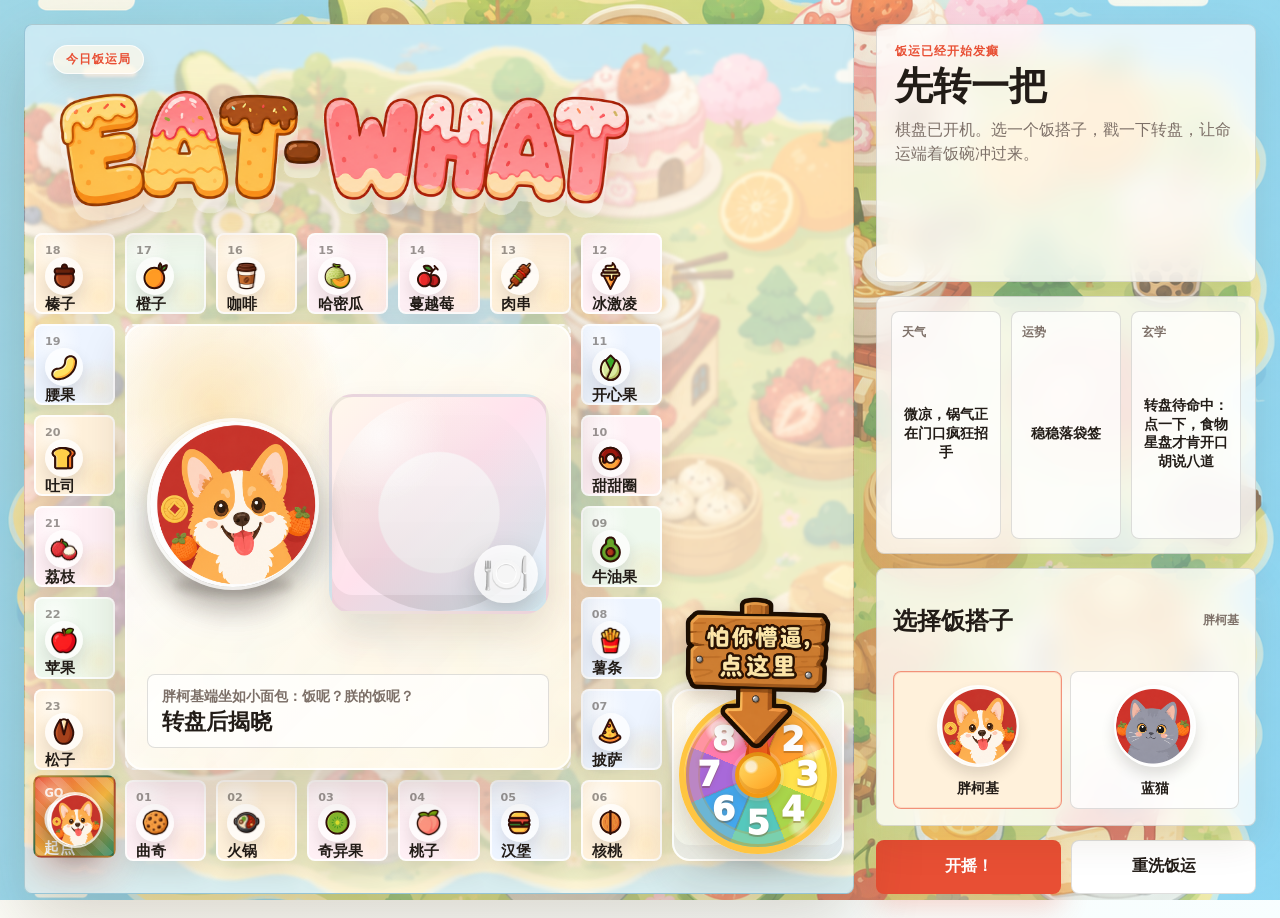
<file: index.html>
<!doctype html>
<html lang="zh-CN">
  <head>
    <meta charset="utf-8" />
    <meta name="viewport" content="width=device-width, initial-scale=1" />
    <title>吃点啥 · 美食大富翁</title>
    <link rel="stylesheet" href="./style.css?v=oracle-title-fixed" />
  </head>
  <body>
    <main class="game-shell">
      <section class="stage">
        <header class="brand">
          <p>今日饭运局</p>
          <h1 class="brand-logo">
            <img src="./assets/brand/eat-what-logo.png?v=sweet-logo" alt="EAT-WHAT" />
          </h1>
        </header>

        <section class="board-wrap" aria-label="美食棋盘">
          <div class="board" id="board"></div>
          <section class="center-stage" aria-label="角色状态和美食详情">
            <div class="center-scene">
              <div class="character corgi large sitting" id="centerCharacter" aria-hidden="true">
                <img class="character-photo corgi-photo" src="./assets/characters/corgi.png?v=character-avatars" alt="" />
                <img class="character-photo bluecat-photo" src="./assets/characters/bluecat.png?v=character-avatars" alt="" />
                <span class="ear left"></span>
                <span class="ear right"></span>
                <span class="face"></span>
                <span class="snout"></span>
                <span class="body"></span>
                <span class="belly"></span>
                <span class="leg left"></span>
                <span class="leg right"></span>
                <span class="tail"></span>
              </div>
              <div class="food-photo" id="foodPhoto">
                <img id="foodImage" alt="" />
                <span id="foodEmoji">🍽️</span>
              </div>
            </div>
            <div class="center-copy">
              <p id="characterMood">胖柯基正在乖乖坐着等开饭</p>
              <strong id="centerFoodName">转盘后揭晓</strong>
            </div>
          </section>
          <div class="spinner-pad" aria-label="转盘投掷区" onclick="requestRoll(event)" onpointerup="requestRoll(event)">
            <img class="spinner-hint" src="./assets/ui/click-sign.png?v=spinner-hint" alt="" />
            <button class="board-spinner unknown" id="boardDice" type="button" aria-label="在棋盘右下角转动指针" onclick="requestRoll(event)"></button>
          </div>
          <div class="character corgi small mascot sitting" id="mascot" aria-label="行走中的角色">
            <img class="character-photo corgi-photo" src="./assets/characters/corgi.png?v=character-avatars" alt="" />
            <img class="character-photo bluecat-photo" src="./assets/characters/bluecat.png?v=character-avatars" alt="" />
            <span class="ear left"></span>
            <span class="ear right"></span>
            <span class="face"></span>
            <span class="snout"></span>
            <span class="body"></span>
            <span class="belly"></span>
            <span class="leg left"></span>
            <span class="leg right"></span>
            <span class="tail"></span>
          </div>
        </section>
      </section>

      <aside class="control-panel">
        <section class="oracle">
          <div>
            <p class="kicker">饭运已经开始发癫</p>
            <h2 id="resultTitle">先转一把</h2>
            <p id="resultText">棋盘已开机。选一个饭搭子，戳一下转盘，让命运端着饭碗冲过来。</p>
          </div>
        </section>

        <section class="signals" aria-label="今日信号">
          <div class="signal-card signal-weather">
            <span>天气</span>
            <strong id="weatherText">读取中</strong>
          </div>
          <div class="signal-card signal-fortune">
            <span>运势</span>
            <strong id="fortuneText">开局待定</strong>
          </div>
          <div class="signal-card signal-mystic">
            <span>玄学</span>
            <strong id="mysticText">锅气正在打鸣</strong>
          </div>
        </section>

        <section class="characters" aria-label="角色选择">
          <div class="section-head">
            <h2>选择饭搭子</h2>
            <span id="characterName">胖柯基</span>
          </div>
          <div class="character-options" id="characterOptions">
            <button class="character-option active" data-character="corgi">
              <img class="character-choice-avatar" src="./assets/characters/corgi.png?v=character-avatars" alt="" />
              胖柯基
            </button>
            <button class="character-option" data-character="bluecat">
              <img class="character-choice-avatar" src="./assets/characters/bluecat.png?v=character-avatars" alt="" />
              蓝猫
            </button>
          </div>
        </section>

        <div class="actions">
          <button class="primary" id="rollBtn" type="button" onclick="requestRoll(event)">开摇！</button>
          <button class="secondary" id="shuffleBtn" type="button">重洗饭运</button>
        </div>
      </aside>
    </main>

    <script src="./app.js?v=oracle-title-fixed"></script>
  </body>
</html>
</file>
<file: style.css>
:root {
  color-scheme: light;
  --ink: #221c17;
  --muted: #7d7068;
  --paper: #fffaf0;
  --line: rgba(34, 28, 23, 0.14);
  --red: #e84f34;
  --gold: #f4b640;
  --green: #2c8a63;
  --blue: #3178b5;
  --purple: #7c5cc4;
  --tile: clamp(72px, calc((100vw - 550px) / 9), 104px);
  --gap: 10px;
  --radius: 8px;
  --shadow: 0 26px 70px rgba(79, 49, 22, 0.2);
}

* {
  box-sizing: border-box;
}

body {
  margin: 0;
  min-height: 100vh;
  color: var(--ink);
  font-family: "PingFang SC", "Microsoft YaHei", Inter, system-ui, sans-serif;
  background:
    linear-gradient(135deg, rgba(255, 247, 224, 0.42), rgba(234, 252, 255, 0.36)),
    url("./assets/backgrounds/food-island.png") center/cover fixed;
}

button {
  border: 0;
  font: inherit;
  cursor: pointer;
}

.game-shell {
  display: grid;
  grid-template-columns: minmax(0, 1fr) minmax(320px, 380px);
  gap: 22px;
  min-height: 100vh;
  padding: 24px;
}

.stage,
.control-panel {
  min-width: 0;
}

.stage {
  position: relative;
  overflow: hidden;
  border: 1px solid var(--line);
  border-radius: var(--radius);
  background:
    linear-gradient(180deg, rgba(255, 255, 255, 0.48), rgba(255, 250, 240, 0.62)),
    url("./assets/backgrounds/food-island.png") center/cover;
  box-shadow: var(--shadow);
}

.stage::before {
  content: "";
  position: absolute;
  inset: 0;
  background: rgba(255, 250, 240, 0.38);
  backdrop-filter: blur(1.5px) saturate(1);
}

.brand {
  position: relative;
  z-index: 6;
  padding: 20px 28px 0;
}

.brand p,
.kicker {
  margin: 0 0 6px;
  color: var(--red);
  font-size: 0.78rem;
  font-weight: 900;
  letter-spacing: 0.08em;
  text-transform: uppercase;
}

.brand p {
  display: inline-flex;
  align-items: center;
  min-height: 26px;
  padding: 5px 12px;
  border: 1px solid rgba(255, 255, 255, 0.76);
  border-radius: 999px;
  background: rgba(255, 248, 233, 0.72);
  box-shadow: 0 8px 18px rgba(121, 65, 28, 0.12);
  backdrop-filter: blur(6px);
}

.brand-logo {
  margin: 0;
  width: min(580px, 76vw);
  line-height: 0;
}

.brand-logo img {
  display: block;
  width: 100%;
  height: auto;
  mix-blend-mode: multiply;
  filter: drop-shadow(0 14px 0 rgba(255, 255, 255, 0.38)) drop-shadow(0 18px 24px rgba(122, 56, 21, 0.18));
}

.board-wrap {
  position: relative;
  z-index: 2;
  --board-size: calc(var(--tile) * 7 + var(--gap) * 6);
  --dice-pad-size: calc(var(--tile) * 2 + var(--gap));
  width: calc(var(--board-size) + var(--gap) + var(--dice-pad-size));
  height: var(--board-size);
  margin: 20px auto 32px;
}

.board {
  display: grid;
  grid-template-columns: repeat(7, var(--tile));
  grid-template-rows: repeat(7, var(--tile));
  gap: var(--gap);
  width: var(--board-size);
  height: var(--board-size);
}

.tile {
  position: relative;
  overflow: hidden;
  display: grid;
  align-content: space-between;
  min-width: 0;
  min-height: 0;
  padding: 9px;
  border: 2px solid rgba(255, 255, 255, 0.86);
  border-radius: var(--radius);
  background: rgba(255, 255, 255, 0.86);
  box-shadow: 0 10px 24px rgba(56, 36, 18, 0.12);
  transition: transform 0.18s ease, border-color 0.18s ease, box-shadow 0.18s ease;
}

.tile::before {
  content: "";
  position: absolute;
  inset: 0;
  background:
    radial-gradient(circle at 24% 18%, rgba(255, 255, 255, 0.74), transparent 32%),
    radial-gradient(circle at 82% 80%, rgba(255, 214, 122, 0.22), transparent 34%);
  opacity: 0.9;
}

.tile > * {
  position: relative;
  z-index: 1;
}

.tile.active {
  transform: translateY(-4px) scale(1.02);
  border-color: var(--red);
  box-shadow: 0 18px 34px rgba(232, 79, 52, 0.24);
}

.tile.empty {
  border-style: dashed;
  background: rgba(255, 255, 255, 0.34);
  box-shadow: none;
}

.tile .index {
  color: rgba(34, 28, 23, 0.46);
  font-size: 0.7rem;
  font-weight: 900;
}

.tile .thumb {
  display: grid;
  place-items: center;
  width: 38px;
  height: 38px;
  border-radius: 50%;
  background: rgba(255, 255, 255, 0.76);
  line-height: 1;
  box-shadow: 0 8px 16px rgba(34, 28, 23, 0.12);
}

.tile .thumb img {
  display: block;
  width: 82%;
  height: 82%;
  object-fit: contain;
}

.tile strong {
  display: block;
  min-width: 0;
  font-size: 0.92rem;
  line-height: 1.18;
  overflow-wrap: anywhere;
}

.tile small {
  color: var(--muted);
  font-size: 0.7rem;
  font-weight: 800;
}

.tile.kind-warm {
  background: #fff1db;
}

.tile.kind-light {
  background: #eef8ed;
}

.tile.kind-spicy {
  background: #ffe7df;
}

.tile.kind-sweet {
  background: #fff0f5;
}

.tile.kind-fun {
  background: #edf4ff;
}

.tile.start {
  color: #fff;
  background:
    linear-gradient(135deg, #e84f34, #f4b640 56%, #2c8a63);
  border-color: rgba(34, 28, 23, 0.28);
  box-shadow: 0 18px 34px rgba(232, 79, 52, 0.26);
}

.tile.start::before {
  background:
    radial-gradient(circle at 22% 18%, rgba(255, 255, 255, 0.42), transparent 24%),
    repeating-linear-gradient(45deg, rgba(255, 255, 255, 0.18) 0 8px, transparent 8px 16px);
  opacity: 0.8;
}

.tile.start .index,
.tile.start small {
  color: rgba(255, 255, 255, 0.86);
}

.tile.start .thumb {
  background: rgba(255, 255, 255, 0.9);
  box-shadow: 0 10px 18px rgba(34, 28, 23, 0.18);
}

.center-stage {
  position: absolute;
  z-index: 3;
  left: calc(var(--tile) + var(--gap));
  top: calc(var(--tile) + var(--gap));
  display: grid;
  grid-template-rows: 1fr auto;
  gap: 12px;
  width: calc(var(--tile) * 5 + var(--gap) * 4);
  height: calc(var(--tile) * 5 + var(--gap) * 4);
  padding: 20px;
  border: 2px solid rgba(255, 255, 255, 0.72);
  border-radius: 18px;
  background:
    radial-gradient(circle at 20% 18%, rgba(244, 182, 64, 0.32), transparent 26%),
    linear-gradient(135deg, rgba(255, 255, 255, 0.9), rgba(255, 248, 230, 0.82));
  box-shadow: 0 18px 45px rgba(56, 36, 18, 0.18);
  backdrop-filter: blur(8px);
}

.center-scene {
  position: relative;
  display: grid;
  grid-template-columns: 0.88fr 1.12fr;
  align-items: center;
  gap: 10px;
  min-height: 0;
}

.center-copy {
  min-width: 0;
  padding: 12px 14px;
  border: 1px solid var(--line);
  border-radius: var(--radius);
  background: rgba(255, 255, 255, 0.72);
}

.center-copy p {
  margin: 0 0 4px;
  color: var(--muted);
  font-size: 0.88rem;
  font-weight: 800;
}

.center-copy strong {
  display: block;
  font-size: 1.35rem;
  line-height: 1.15;
}

.food-photo {
  position: relative;
  display: grid;
  place-items: center;
  aspect-ratio: 1;
  border: 3px solid rgba(34, 28, 23, 0.08);
  border-radius: 24px;
  background:
    radial-gradient(circle at 50% 54%, rgba(255, 255, 255, 0.72) 0 38%, transparent 39%),
    linear-gradient(135deg, #fff8ec, #ffe2ed 48%, #dff6ff);
  background-color: #fff8ec;
  background-blend-mode: normal;
  box-shadow: inset 0 -16px 0 rgba(34, 28, 23, 0.06), 0 20px 36px rgba(79, 49, 22, 0.14);
  overflow: hidden;
}

.food-photo::before {
  content: "";
  position: absolute;
  inset: 0;
  border-radius: 50%;
  background:
    radial-gradient(circle at 22% 18%, rgba(255, 255, 255, 0.7), transparent 28%),
    linear-gradient(180deg, rgba(255, 255, 255, 0.08), rgba(34, 28, 23, 0.1));
  box-shadow: none;
  pointer-events: none;
}

.food-photo img {
  position: relative;
  z-index: 1;
  display: block;
  width: 86%;
  height: 86%;
  object-fit: contain;
  object-position: center;
  padding: 16px;
  filter: drop-shadow(0 18px 18px rgba(34, 28, 23, 0.16));
}

.food-photo img:not([src]) {
  display: none;
}

.food-photo span {
  position: absolute;
  right: 8px;
  bottom: 8px;
  z-index: 2;
  align-self: end;
  justify-self: end;
  margin: 0;
  padding: 6px 8px;
  border-radius: 999px;
  background: rgba(255, 255, 255, 0.82);
  font-size: clamp(1.6rem, 4vw, 2.4rem);
  filter: drop-shadow(0 10px 12px rgba(34, 28, 23, 0.22));
}

.food-photo span:empty {
  display: none;
}

.spinner-pad {
  position: absolute;
  left: calc(var(--board-size) + var(--gap));
  bottom: 0;
  z-index: 4;
  display: grid;
  place-items: center;
  width: var(--dice-pad-size);
  height: var(--dice-pad-size);
  border: 2px solid rgba(255, 255, 255, 0.78);
  border-radius: 18px;
  background:
    radial-gradient(circle at 32% 26%, rgba(255, 255, 255, 0.76), transparent 30%),
    linear-gradient(135deg, rgba(255, 248, 233, 0.9), rgba(232, 247, 255, 0.78));
  box-shadow: inset 0 -14px 0 rgba(34, 28, 23, 0.05), 0 18px 38px rgba(56, 36, 18, 0.16);
  backdrop-filter: blur(6px);
  cursor: pointer;
}

.spinner-pad::before {
  content: "";
  position: absolute;
  inset: 12px;
  border-radius: 16px;
  background:
    radial-gradient(circle at 28% 22%, rgba(255, 255, 255, 0.55), transparent 34%),
    linear-gradient(135deg, rgba(255, 255, 255, 0.22), rgba(255, 221, 166, 0.1));
  pointer-events: none;
}

.spinner-hint {
  position: absolute;
  left: 50%;
  top: -96px;
  z-index: 9;
  display: block;
  width: 150px;
  height: auto;
  filter: drop-shadow(0 8px 10px rgba(74, 43, 15, 0.24));
  transform: translateX(-50%);
  transform-origin: 50% 90%;
  animation: spinner-hint-bob 1.55s ease-in-out infinite;
  transition: opacity 0.24s ease, transform 0.24s ease;
  pointer-events: none;
  user-select: none;
}

.spinner-pad.hint-dismissed .spinner-hint {
  opacity: 0;
  transform: translateX(-50%) translateY(6px) scale(0.92);
  animation-play-state: paused;
}

.board-spinner {
  position: absolute;
  left: 50%;
  top: 50%;
  right: auto;
  z-index: 5;
  display: grid;
  place-items: center;
  width: 158px;
  height: 158px;
  padding: 0;
  border: 0;
  background: transparent;
  transform: translate(-50%, -50%);
  transition: transform 0.18s ease;
  transform-origin: center;
  isolation: isolate;
  cursor: pointer;
}

.spinner-wheel {
  position: absolute;
  inset: 0;
  z-index: 1;
  border: 7px solid #ffc541;
  border-radius: 50%;
  background:
    radial-gradient(circle at 30% 22%, rgba(255, 255, 255, 0.55) 0 5%, transparent 12%),
    radial-gradient(circle, rgba(255, 255, 255, 0.2) 0 25%, transparent 26%),
    conic-gradient(
      from -22.5deg,
      #ff5757 0deg 45deg,
      #ff9e2f 45deg 90deg,
      #ffe24b 90deg 135deg,
      #a9d64b 135deg 180deg,
      #55c8bd 180deg 225deg,
      #43a7ee 225deg 270deg,
      #a869d9 270deg 315deg,
      #ff7bad 315deg 360deg
    );
  box-shadow:
    inset 0 0 0 3px rgba(216, 135, 0, 0.35),
    inset 0 0 0 14px rgba(255, 235, 117, 0.22),
    0 14px 24px rgba(86, 55, 22, 0.2);
  pointer-events: none;
}

.spinner-wheel::before {
  content: "";
  position: absolute;
  inset: 12px;
  border: 2px solid rgba(175, 114, 18, 0.28);
  border-radius: inherit;
  background:
    linear-gradient(90deg, transparent calc(50% - 1px), rgba(139, 92, 24, 0.25) calc(50% - 1px) calc(50% + 1px), transparent calc(50% + 1px)),
    linear-gradient(45deg, transparent calc(50% - 1px), rgba(139, 92, 24, 0.22) calc(50% - 1px) calc(50% + 1px), transparent calc(50% + 1px)),
    linear-gradient(90deg, transparent calc(50% - 1px), rgba(139, 92, 24, 0.25) calc(50% - 1px) calc(50% + 1px), transparent calc(50% + 1px)),
    linear-gradient(135deg, transparent calc(50% - 1px), rgba(139, 92, 24, 0.22) calc(50% - 1px) calc(50% + 1px), transparent calc(50% + 1px));
  opacity: 0.65;
  transform: rotate(22.5deg);
}

.spinner-wheel::after {
  content: "";
  position: absolute;
  inset: -2px;
  border-radius: 50%;
  background:
    radial-gradient(circle at 23% 19%, rgba(255, 255, 255, 0.62) 0 4%, transparent 8%),
    radial-gradient(circle at 86% 34%, rgba(255, 255, 255, 0.46) 0 3%, transparent 7%),
    radial-gradient(circle at 78% 85%, rgba(255, 255, 255, 0.42) 0 3%, transparent 7%);
  box-shadow: inset 0 5px 0 rgba(255, 255, 255, 0.28);
}

.spinner-number {
  position: absolute;
  left: 50%;
  top: 50%;
  z-index: 2;
  display: grid;
  place-items: center;
  width: 38px;
  height: 38px;
  margin: -19px;
  color: #fff;
  font-size: 2.1rem;
  font-weight: 950;
  line-height: 1;
  text-shadow:
    0 2px 0 rgba(104, 64, 23, 0.3),
    0 0 5px rgba(134, 75, 22, 0.18);
  transform: rotate(calc(var(--i) * 45deg)) translateY(-49px) rotate(calc(var(--i) * -45deg));
}

.spinner-hub {
  position: absolute;
  left: 50%;
  top: 50%;
  z-index: 6;
  width: 46px;
  height: 46px;
  border: 4px solid #f29913;
  border-radius: 50%;
  background:
    radial-gradient(circle at 32% 28%, rgba(255, 255, 255, 0.72) 0 13%, transparent 20%),
    linear-gradient(145deg, #ffde67, #ff9d1c);
  box-shadow:
    inset 0 -5px 0 rgba(181, 92, 0, 0.22),
    0 4px 10px rgba(105, 64, 11, 0.22);
  transform: translate(-50%, -50%);
  pointer-events: none;
}

.spinner-pointer {
  position: absolute;
  left: 50%;
  bottom: calc(50% - 13px);
  z-index: 5;
  width: 34px;
  height: 82px;
  border-radius: 18px 18px 12px 12px;
  background:
    radial-gradient(circle at 34% 18%, rgba(255, 244, 165, 0.7) 0 8%, transparent 17%),
    linear-gradient(90deg, transparent 0 16%, rgba(196, 54, 5, 0.55) 16% 23%, transparent 23% 77%, rgba(196, 54, 5, 0.45) 77% 84%, transparent 84%),
    linear-gradient(180deg, #ff8d26 0%, #ff561b 70%, #dd4b0c 100%);
  clip-path: polygon(50% 0, 100% 80%, 72% 100%, 28% 100%, 0 80%);
  filter: drop-shadow(0 4px 0 #b93f07) drop-shadow(0 6px 8px rgba(94, 44, 7, 0.28));
  transform: translateX(-50%) rotate(0deg);
  transform-origin: 50% calc(100% - 13px);
  transition: transform 2.2s cubic-bezier(0.12, 0.72, 0.08, 1);
  pointer-events: none;
}

.board-spinner:hover {
  transform: translate(-50%, -50%) scale(1.03);
}

.board-spinner.spinning .spinner-pointer {
  transition-timing-function: cubic-bezier(0.1, 0.74, 0.08, 1);
}

.board-spinner.spinning .spinner-wheel {
  animation: spinner-wheel-glow 2.2s ease;
}

@keyframes spinner-wheel-glow {
  0%,
  100% {
    filter: none;
  }
  45% {
    filter: saturate(1.18) brightness(1.06);
  }
}

@keyframes spinner-hint-bob {
  0%,
  100% {
    transform: translateX(-50%) translateY(0) rotate(-1deg);
  }
  50% {
    transform: translateX(-50%) translateY(-7px) rotate(1.5deg);
  }
}

.dice-cube {
  position: relative;
  z-index: 2;
  width: var(--dice-size);
  height: var(--dice-size);
  transform-style: preserve-3d;
  transform: rotateX(-12deg) rotateY(-16deg);
  transition: transform 0.38s cubic-bezier(0.2, 0.9, 0.22, 1);
  will-change: transform;
  filter: drop-shadow(0 22px 18px rgba(34, 28, 23, 0.3));
}

.dice-shadow {
  position: absolute;
  z-index: 1;
  bottom: 6px;
  width: calc(var(--dice-size) * 0.82);
  height: calc(var(--dice-size) * 0.2);
  border-radius: 50%;
  background: rgba(34, 28, 23, 0.32);
  filter: blur(8px);
  transform: translateY(12px);
}

.dice-face {
  position: absolute;
  inset: 0;
  display: grid;
  grid-template-columns: repeat(3, 1fr);
  grid-template-rows: repeat(3, 1fr);
  gap: calc(var(--dice-size) * 0.07);
  align-items: center;
  justify-items: center;
  padding: calc(var(--dice-size) * 0.16);
  border: 1px solid rgba(120, 86, 55, 0.18);
  border-radius: calc(var(--dice-size) * 0.24);
  background:
    radial-gradient(circle at 30% 24%, rgba(255, 255, 255, 0.98) 0 18%, transparent 38%),
    radial-gradient(circle at 76% 82%, rgba(158, 104, 60, 0.2) 0 24%, transparent 48%),
    linear-gradient(145deg, #fffdf8 0%, #fff3dd 48%, #dfbd98 100%);
  box-shadow:
    inset -14px -16px 24px rgba(113, 72, 38, 0.22),
    inset 10px 11px 18px rgba(255, 255, 255, 0.9),
    inset 0 0 0 3px rgba(255, 255, 255, 0.42),
    0 0 0 1px rgba(84, 55, 34, 0.1);
  backface-visibility: visible;
  transform-style: preserve-3d;
}

.dice-face::before {
  content: "";
  position: absolute;
  inset: 4px;
  border-radius: calc(var(--dice-size) * 0.2);
  background: linear-gradient(135deg, rgba(255, 255, 255, 0.42), transparent 46%, rgba(111, 68, 35, 0.08));
  pointer-events: none;
}

.face-1 {
  transform: rotateY(0deg) translateZ(var(--dice-half));
}

.face-2 {
  background:
    radial-gradient(circle at 30% 24%, rgba(255, 255, 255, 0.9) 0 16%, transparent 36%),
    linear-gradient(145deg, #fbedd3 0%, #e3bf94 100%);
  transform: rotateY(90deg) translateZ(var(--dice-half));
}

.face-3 {
  background:
    radial-gradient(circle at 30% 24%, rgba(255, 255, 255, 0.9) 0 16%, transparent 36%),
    linear-gradient(145deg, #fff2da 0%, #d7ad7e 100%);
  transform: rotateX(90deg) translateZ(var(--dice-half));
}

.face-4 {
  background:
    radial-gradient(circle at 30% 24%, rgba(255, 255, 255, 0.84) 0 16%, transparent 36%),
    linear-gradient(145deg, #ead0ae 0%, #c18f5c 100%);
  transform: rotateX(-90deg) translateZ(var(--dice-half));
}

.face-5 {
  background:
    radial-gradient(circle at 30% 24%, rgba(255, 255, 255, 0.84) 0 16%, transparent 36%),
    linear-gradient(145deg, #f5dec0 0%, #c99864 100%);
  transform: rotateY(-90deg) translateZ(var(--dice-half));
}

.face-6 {
  background:
    radial-gradient(circle at 30% 24%, rgba(255, 255, 255, 0.8) 0 14%, transparent 34%),
    linear-gradient(145deg, #d7b082 0%, #a97442 100%);
  transform: rotateY(180deg) translateZ(var(--dice-half));
}

.pip {
  display: none;
  width: calc(var(--dice-size) * 0.13);
  height: calc(var(--dice-size) * 0.13);
  border-radius: 50%;
  background:
    radial-gradient(circle at 34% 32%, rgba(255, 255, 255, 0.64) 0 18%, transparent 19%),
    radial-gradient(circle at 65% 70%, #000 0 42%, #1d1714 43% 100%);
  box-shadow:
    inset 0 2px 2px rgba(0, 0, 0, 0.28),
    inset 0 -1px 2px rgba(255, 255, 255, 0.1),
    0 1px 1px rgba(255, 255, 255, 0.42);
}

.pip-1 {
  grid-column: 1;
  grid-row: 1;
}

.pip-2 {
  grid-column: 2;
  grid-row: 1;
}

.pip-3 {
  grid-column: 3;
  grid-row: 1;
}

.pip-4 {
  grid-column: 1;
  grid-row: 2;
}

.pip-5 {
  grid-column: 2;
  grid-row: 2;
}

.pip-6 {
  grid-column: 3;
  grid-row: 2;
}

.pip-7 {
  grid-column: 1;
  grid-row: 3;
}

.pip-8 {
  grid-column: 2;
  grid-row: 3;
}

.pip-9 {
  grid-column: 3;
  grid-row: 3;
}

.dice-face[data-face="1"] .pip-5,
.dice-face[data-face="2"] .pip-1,
.dice-face[data-face="2"] .pip-9,
.dice-face[data-face="3"] .pip-1,
.dice-face[data-face="3"] .pip-5,
.dice-face[data-face="3"] .pip-9,
.dice-face[data-face="4"] .pip-1,
.dice-face[data-face="4"] .pip-3,
.dice-face[data-face="4"] .pip-7,
.dice-face[data-face="4"] .pip-9,
.dice-face[data-face="5"] .pip-1,
.dice-face[data-face="5"] .pip-3,
.dice-face[data-face="5"] .pip-5,
.dice-face[data-face="5"] .pip-7,
.dice-face[data-face="5"] .pip-9,
.dice-face[data-face="6"] .pip-1,
.dice-face[data-face="6"] .pip-3,
.dice-face[data-face="6"] .pip-4,
.dice-face[data-face="6"] .pip-6,
.dice-face[data-face="6"] .pip-7,
.dice-face[data-face="6"] .pip-9 {
  display: block;
}

[data-value="1"] .dice-cube {
  transform: rotateX(-12deg) rotateY(-16deg);
}

[data-value="2"] .dice-cube {
  transform: rotateX(-12deg) rotateY(-106deg);
}

[data-value="3"] .dice-cube {
  transform: rotateX(-102deg) rotateY(-16deg);
}

[data-value="4"] .dice-cube {
  transform: rotateX(78deg) rotateY(-16deg);
}

[data-value="5"] .dice-cube {
  transform: rotateX(-12deg) rotateY(74deg);
}

[data-value="6"] .dice-cube {
  transform: rotateX(-12deg) rotateY(164deg);
}

.board-dice:hover {
  transform: translate(-50%, -50%) translateY(-3px);
}

.board-dice.rolling {
  animation: board-dice-throw 1.32s cubic-bezier(0.16, 0.82, 0.18, 1);
  transition: none;
}

.board-dice.rolling .dice-image {
  animation: dice-image-tumble 1.32s cubic-bezier(0.16, 0.82, 0.18, 1);
}

.board-dice.rolling .dice-cube,
.dice.rolling .dice-cube {
  animation: dice-cube-spin 1.32s cubic-bezier(0.16, 0.82, 0.18, 1);
}

.board-dice.rolling .dice-shadow,
.dice.rolling .dice-shadow {
  animation: dice-shadow-squash 1.32s cubic-bezier(0.16, 0.82, 0.18, 1);
}

@keyframes board-dice-throw {
  0% {
    transform: translate(-50%, -50%) translate3d(0, 0, 0) rotate(0deg);
  }
  18% {
    transform: translate(-50%, -50%) translate3d(-32px, -56px, 0) rotate(-34deg);
  }
  40% {
    transform: translate(-50%, -50%) translate3d(38px, -70px, 0) rotate(42deg);
  }
  64% {
    transform: translate(-50%, -50%) translate3d(-20px, 20px, 0) rotate(-22deg);
  }
  74% {
    transform: translate(-50%, -50%) translate3d(-8px, 27px, 0) rotate(-10deg);
  }
  86% {
    transform: translate(-50%, -50%) translate3d(16px, -20px, 0) rotate(12deg);
  }
  100% {
    transform: translate(-50%, -50%) translate3d(0, 0, 0) rotate(0deg);
  }
}

@keyframes dice-image-tumble {
  0% {
    transform: rotate(0deg);
    filter: drop-shadow(0 16px 16px rgba(70, 53, 36, 0.24));
  }
  18% {
    transform: rotate(-70deg);
    filter: drop-shadow(22px 30px 14px rgba(70, 53, 36, 0.14));
  }
  42% {
    transform: rotate(128deg);
    filter: drop-shadow(-18px 38px 18px rgba(70, 53, 36, 0.12));
  }
  66% {
    transform: rotate(-58deg);
    filter: drop-shadow(0 12px 10px rgba(70, 53, 36, 0.28));
  }
  76% {
    transform: rotate(-20deg);
  }
  88% {
    transform: rotate(10deg);
  }
  100% {
    transform: rotate(0deg);
    filter: drop-shadow(0 16px 16px rgba(70, 53, 36, 0.24));
  }
}

@keyframes dice-cube-spin {
  0% {
    transform: rotateX(18deg) rotateY(-28deg) rotateZ(0deg);
  }
  18% {
    transform: rotateX(195deg) rotateY(150deg) rotateZ(22deg);
  }
  42% {
    transform: rotateX(390deg) rotateY(-230deg) rotateZ(-18deg);
  }
  66% {
    transform: rotateX(575deg) rotateY(360deg) rotateZ(14deg);
  }
  74% {
    transform: rotateX(610deg) rotateY(388deg) rotateZ(8deg) scale3d(1.08, 0.9, 1.08);
  }
  86% {
    transform: rotateX(690deg) rotateY(-430deg) rotateZ(-8deg);
  }
}

@keyframes dice-shadow-squash {
  0%,
  100% {
    opacity: 0.9;
    transform: translateY(12px) scale(1);
  }
  36% {
    opacity: 0.28;
    transform: translateY(42px) scale(0.42);
  }
  62% {
    opacity: 0.68;
    transform: translateY(18px) scale(1.2);
  }
}

.food-photo.kind-warm {
  background: linear-gradient(135deg, #ffd69a, #ff8f70);
}

.food-photo.kind-light {
  background: linear-gradient(135deg, #c9f0d0, #7fc9a0);
}

.food-photo.kind-spicy {
  background: linear-gradient(135deg, #ffb3a3, #ed553b);
}

.food-photo.kind-sweet {
  background: linear-gradient(135deg, #ffd3e6, #b9d8ff);
}

.food-photo.kind-fun {
  background: linear-gradient(135deg, #cbdfff, #ffd074);
}

.character {
  position: absolute;
  z-index: 4;
  width: 96px;
  height: 104px;
  transform: translate(-50%, -85%);
  transition: left 0.34s ease, top 0.34s ease, transform 0.34s ease;
  --fur: #ef9f49;
  --fur-dark: #ca6b2f;
  --belly: #fff2d7;
  --accent: #2c8a63;
  filter: drop-shadow(0 16px 14px rgba(34, 28, 23, 0.18));
}

.character.small {
  width: 44px;
  height: 50px;
}

.character.large {
  position: relative;
  left: auto;
  top: auto;
  justify-self: center;
  align-self: center;
  width: min(170px, 100%);
  height: 170px;
  transform: none;
}

.character.mascot {
  pointer-events: none;
}

.character .face,
.character .body,
.character .snout,
.character .belly,
.character .ear,
.character .leg,
.character .tail {
  position: absolute;
  display: block;
}

.character .face::before,
.character .face::after,
.character .body::before,
.character .body::after,
.character .snout::after {
  content: "";
  position: absolute;
  display: block;
}

.character .face {
  z-index: 3;
  left: 17%;
  top: 4%;
  width: 66%;
  height: 54%;
  border: 3px solid rgba(34, 28, 23, 0.9);
  border-radius: 46% 46% 42% 42%;
  background:
    radial-gradient(circle at 32% 43%, #221c17 0 3.2%, transparent 3.8%),
    radial-gradient(circle at 68% 43%, #221c17 0 3.2%, transparent 3.8%),
    linear-gradient(90deg, var(--belly) 0 28%, var(--fur) 29% 71%, var(--belly) 72% 100%);
  box-shadow: inset 0 -8px 0 rgba(34, 28, 23, 0.05);
}

.character .snout {
  z-index: 4;
  left: 35%;
  top: 35%;
  width: 30%;
  height: 20%;
  border: 2px solid rgba(34, 28, 23, 0.82);
  border-radius: 44% 44% 52% 52%;
  background:
    radial-gradient(circle at 50% 30%, #221c17 0 12%, transparent 13%),
    radial-gradient(ellipse at 50% 74%, #ef6046 0 18%, transparent 19%),
    var(--belly);
}

.character .body {
  z-index: 2;
  left: 14%;
  bottom: 8%;
  width: 72%;
  height: 52%;
  border: 3px solid rgba(34, 28, 23, 0.9);
  border-radius: 50% 50% 32% 32%;
  background: var(--fur);
}

.character .belly {
  z-index: 3;
  left: 29%;
  bottom: 13%;
  width: 42%;
  height: 34%;
  border-radius: 50%;
  background: var(--belly);
}

.character .ear {
  z-index: 1;
  top: 0;
  width: 25%;
  height: 28%;
  border: 3px solid rgba(34, 28, 23, 0.9);
  background: var(--fur-dark);
}

.character .ear.left {
  left: 18%;
  border-radius: 70% 20% 60% 20%;
  transform: rotate(-20deg);
}

.character .ear.right {
  right: 18%;
  border-radius: 20% 70% 20% 60%;
  transform: rotate(20deg);
}

.character .leg {
  z-index: 1;
  bottom: 0;
  width: 23%;
  height: 25%;
  border: 3px solid rgba(34, 28, 23, 0.9);
  border-radius: 42% 42% 50% 50%;
  background: var(--fur-dark);
}

.character .leg.left {
  left: 23%;
}

.character .leg.right {
  right: 23%;
}

.character .tail {
  z-index: 1;
  right: 3%;
  bottom: 32%;
  width: 24%;
  height: 18%;
  border: 3px solid rgba(34, 28, 23, 0.9);
  border-radius: 80% 35% 80% 35%;
  background: var(--belly);
  transform: rotate(28deg);
}

.character-photo {
  position: absolute;
  inset: 0;
  z-index: 5;
  display: none;
  width: 100%;
  height: 100%;
  object-fit: cover;
  object-position: center;
  pointer-events: none;
}

.character::after {
  content: "";
  position: absolute;
  z-index: 0;
  left: 16%;
  right: 16%;
  bottom: -3%;
  height: 12%;
  border-radius: 50%;
  background: rgba(34, 28, 23, 0.16);
  filter: blur(4px);
  transform: translateZ(-1px);
}

.character.corgi {
  --fur: #d98a3d;
  --fur-dark: #a95b27;
  --belly: #fff0d2;
}

.character.corgi .corgi-photo,
.character.bluecat .bluecat-photo {
  display: block;
  border: 3px solid rgba(255, 255, 255, 0.74);
  border-radius: 50%;
  box-shadow:
    inset 0 -14px 24px rgba(34, 28, 23, 0.16),
    0 18px 30px rgba(34, 28, 23, 0.2);
  transform-origin: 50% 60%;
}

.character.corgi .ear,
.character.corgi .face,
.character.corgi .snout,
.character.corgi .body,
.character.corgi .belly,
.character.corgi .leg,
.character.corgi .tail,
.character.bluecat .ear,
.character.bluecat .face,
.character.bluecat .snout,
.character.bluecat .body,
.character.bluecat .belly,
.character.bluecat .leg,
.character.bluecat .tail {
  display: none;
}

.character.large.corgi,
.character.large.bluecat {
  width: min(184px, 100%);
  aspect-ratio: 1;
  height: auto;
}

.character.large.corgi.sitting,
.character.large.bluecat.sitting {
  animation: none;
}

.character.large.corgi .corgi-photo,
.character.large.bluecat .bluecat-photo {
  object-position: center;
  border-radius: 50%;
  animation: corgi-photo-breathe 2.8s ease-in-out infinite;
}

.character.small.corgi,
.character.small.bluecat {
  width: 56px;
  height: 56px;
}

.character.small.corgi .corgi-photo,
.character.small.bluecat .bluecat-photo {
  border-width: 2px;
  border-radius: 50%;
  object-position: center;
  box-shadow:
    inset 0 -8px 14px rgba(34, 28, 23, 0.16),
    0 8px 16px rgba(34, 28, 23, 0.2);
}

.character.corgi.walking .corgi-photo,
.character.bluecat.walking .bluecat-photo {
  animation: corgi-photo-walk 0.34s ease-in-out infinite;
}

.character.large.corgi.walking .corgi-photo,
.character.large.bluecat.walking .bluecat-photo {
  animation: corgi-photo-walk-large 0.42s ease-in-out infinite;
}

.character.corgi.celebrate .corgi-photo,
.character.bluecat.celebrate .bluecat-photo {
  animation: corgi-photo-celebrate 0.72s ease;
}

.character.corgi .ear {
  z-index: 1;
  top: 0;
  width: 25%;
  height: 32%;
  border-radius: 18% 78% 28% 72%;
  background:
    radial-gradient(ellipse at 50% 70%, #ffd994 0 24%, transparent 25%),
    linear-gradient(145deg, #c46a2e, #8f421e);
}

.character.corgi .ear.left {
  left: 13%;
  transform: rotate(-26deg);
}

.character.corgi .ear.right {
  right: 13%;
  transform: scaleX(-1) rotate(-26deg);
}

.character.corgi .face {
  left: 8%;
  top: 7%;
  width: 84%;
  height: 60%;
  border-radius: 50% 50% 46% 46%;
  background:
    radial-gradient(circle at 31% 42%, #ffffff 0 4.4%, #17110e 4.8% 9.8%, transparent 10.2%),
    radial-gradient(circle at 69% 42%, #ffffff 0 4.4%, #17110e 4.8% 9.8%, transparent 10.2%),
    radial-gradient(ellipse at 30% 30%, rgba(255, 255, 255, 0.72) 0 10%, transparent 11%),
    radial-gradient(ellipse at 50% 64%, var(--belly) 0 34%, transparent 35%),
    linear-gradient(90deg, #c86f2f 0 26%, #fff0d2 28% 72%, #d9873d 74% 100%);
  box-shadow:
    inset -13px -12px 18px rgba(96, 45, 18, 0.14),
    inset 11px 12px 18px rgba(255, 255, 255, 0.38),
    0 10px 18px rgba(34, 28, 23, 0.14);
}

.character.corgi .face::before {
  left: 44%;
  top: 2%;
  width: 12%;
  height: 50%;
  border-radius: 999px 999px 60% 60%;
  background: linear-gradient(180deg, rgba(255, 255, 255, 0.9), rgba(255, 240, 210, 0.72));
}

.character.corgi .face::after {
  left: 20%;
  right: 20%;
  bottom: 5%;
  height: 14%;
  border-radius: 50%;
  background:
    radial-gradient(circle at 32% 40%, rgba(127, 61, 38, 0.28) 0 6%, transparent 7%),
    radial-gradient(circle at 68% 40%, rgba(127, 61, 38, 0.28) 0 6%, transparent 7%),
    rgba(255, 230, 194, 0.6);
}

.character.corgi .snout {
  left: 30%;
  top: 40%;
  width: 40%;
  height: 24%;
  border-radius: 44% 44% 58% 58%;
  background:
    radial-gradient(ellipse at 50% 24%, #15110f 0 15%, transparent 16%),
    radial-gradient(ellipse at 50% 86%, #df6b67 0 18%, transparent 19%),
    linear-gradient(145deg, #fff8e7, #f0c995);
}

.character.corgi .snout::after {
  left: 20%;
  right: 20%;
  bottom: 20%;
  height: 26%;
  border-bottom: 2px solid #6b3426;
  border-radius: 0 0 50% 50%;
}

.character.corgi .body {
  left: 7%;
  bottom: 5%;
  width: 86%;
  height: 45%;
  border-radius: 54% 54% 34% 34%;
  background:
    radial-gradient(ellipse at 34% 18%, rgba(255, 255, 255, 0.5) 0 18%, transparent 19%),
    radial-gradient(ellipse at 50% 74%, rgba(83, 37, 15, 0.18) 0 38%, transparent 39%),
    linear-gradient(135deg, #e39a4d, #c96e28);
}

.character.corgi .belly {
  left: 25%;
  bottom: 8%;
  width: 50%;
  height: 34%;
  border-radius: 48% 48% 42% 42%;
  background:
    radial-gradient(ellipse at 42% 16%, rgba(255, 255, 255, 0.9) 0 18%, transparent 19%),
    linear-gradient(145deg, #fff8e7, #f3d4a6);
}

.character.corgi .leg {
  bottom: 1%;
  width: 20%;
  height: 18%;
  border-radius: 48% 48% 42% 42%;
  background:
    radial-gradient(ellipse at 38% 18%, rgba(255, 255, 255, 0.6) 0 18%, transparent 19%),
    linear-gradient(145deg, #fff0d2, #d78b42);
}

.character.corgi .leg.left {
  left: 25%;
}

.character.corgi .leg.right {
  right: 25%;
}

.character.corgi .tail {
  right: -1%;
  bottom: 28%;
  width: 18%;
  height: 18%;
  border-radius: 55% 35% 55% 35%;
  background:
    radial-gradient(ellipse at 34% 22%, rgba(255, 255, 255, 0.8) 0 18%, transparent 19%),
    linear-gradient(145deg, #fff0d2, #d4873d);
  transform: rotate(32deg);
}

.character.corgi .face,
.character.corgi .body,
.character.corgi .snout,
.character.corgi .belly,
.character.corgi .ear,
.character.corgi .leg,
.character.corgi .tail {
  border-color: rgba(78, 42, 22, 0.22);
  box-shadow:
    inset -10px -12px 18px rgba(78, 42, 22, 0.13),
    inset 9px 10px 16px rgba(255, 255, 255, 0.5),
    0 10px 18px rgba(34, 28, 23, 0.12);
}

.character.bluecat {
  --fur: #8f969b;
  --fur-dark: #555f66;
  --belly: #d7d1c7;
  --scarf: #d9ad83;
}

.character.bluecat .ear {
  top: 2%;
  width: 20%;
  height: 24%;
  clip-path: none;
  border-radius: 40% 40% 18% 18%;
  background:
    radial-gradient(circle at 50% 68%, #b7bdc0 0 30%, transparent 31%),
    var(--fur-dark);
}

.character.bluecat .ear.left {
  left: 18%;
  transform: rotate(-14deg);
}

.character.bluecat .ear.right {
  right: 18%;
  transform: rotate(14deg);
}

.character.bluecat .face {
  left: 10%;
  top: 4%;
  width: 80%;
  height: 58%;
  border-radius: 54% 54% 48% 48%;
  background:
    radial-gradient(circle at 32% 43%, #f0b94e 0 8%, #201914 8.4% 12%, transparent 12.4%),
    radial-gradient(circle at 68% 43%, #f0b94e 0 8%, #201914 8.4% 12%, transparent 12.4%),
    repeating-linear-gradient(105deg, rgba(255, 255, 255, 0.13) 0 2px, transparent 2px 6px),
    var(--fur);
  box-shadow:
    inset 0 -10px 0 rgba(50, 56, 61, 0.12),
    0 7px 0 rgba(255, 255, 255, 0.16);
}

.character.bluecat .face::before {
  left: 18%;
  top: 58%;
  width: 64%;
  height: 18%;
  border-radius: 50%;
  background:
    radial-gradient(circle at 18% 48%, rgba(34, 28, 23, 0.32) 0 3%, transparent 4%),
    radial-gradient(circle at 33% 58%, rgba(34, 28, 23, 0.28) 0 3%, transparent 4%),
    radial-gradient(circle at 67% 58%, rgba(34, 28, 23, 0.28) 0 3%, transparent 4%),
    radial-gradient(circle at 82% 48%, rgba(34, 28, 23, 0.32) 0 3%, transparent 4%);
}

.character.bluecat .face::after {
  left: 15%;
  right: 15%;
  top: 49%;
  height: 1px;
  background:
    linear-gradient(12deg, transparent 0 20%, rgba(255, 255, 255, 0.74) 21% 46%, transparent 47% 100%),
    linear-gradient(-12deg, transparent 0 54%, rgba(255, 255, 255, 0.74) 55% 80%, transparent 81% 100%);
}

.character.bluecat .snout {
  left: 38%;
  top: 42%;
  width: 24%;
  height: 17%;
  border-radius: 48%;
  background:
    radial-gradient(circle at 50% 26%, #231b19 0 16%, transparent 17%),
    radial-gradient(ellipse at 50% 72%, #5b4a48 0 11%, transparent 12%),
    #c7c1b8;
}

.character.bluecat .body {
  left: 10%;
  width: 80%;
  height: 56%;
  border-radius: 52% 52% 36% 36%;
  background:
    repeating-linear-gradient(105deg, rgba(255, 255, 255, 0.12) 0 2px, transparent 2px 7px),
    var(--fur);
}

.character.bluecat .body::before {
  z-index: 5;
  left: 10%;
  top: 8%;
  width: 80%;
  height: 18%;
  border: 3px solid rgba(90, 58, 35, 0.55);
  border-radius: 999px;
  background:
    repeating-linear-gradient(45deg, rgba(255, 255, 255, 0.24) 0 4px, transparent 4px 9px),
    var(--scarf);
}

.character.bluecat .body::after {
  z-index: 6;
  left: 54%;
  top: 18%;
  width: 22%;
  height: 34%;
  border: 3px solid rgba(90, 58, 35, 0.55);
  border-radius: 0 0 10px 10px;
  background:
    repeating-linear-gradient(90deg, rgba(255, 255, 255, 0.22) 0 3px, transparent 3px 8px),
    var(--scarf);
}

.character.bluecat .tail {
  width: 13%;
  height: 48%;
  border-radius: 999px;
  right: 1%;
  bottom: 24%;
  transform: rotate(36deg);
  background: var(--fur-dark);
}

.character.bluecat .face,
.character.bluecat .body,
.character.bluecat .snout,
.character.bluecat .belly,
.character.bluecat .ear,
.character.bluecat .leg,
.character.bluecat .tail {
  border-color: rgba(34, 28, 23, 0.24);
  box-shadow:
    inset -10px -12px 18px rgba(34, 28, 23, 0.12),
    inset 8px 9px 15px rgba(255, 255, 255, 0.48),
    0 10px 18px rgba(34, 28, 23, 0.12);
}

.character.bluecat .face {
  background:
    radial-gradient(circle at 32% 43%, #f0b94e 0 8%, #201914 8.4% 12%, transparent 12.4%),
    radial-gradient(circle at 68% 43%, #f0b94e 0 8%, #201914 8.4% 12%, transparent 12.4%),
    radial-gradient(ellipse at 36% 20%, rgba(255, 255, 255, 0.58) 0 12%, transparent 13%),
    radial-gradient(ellipse at 60% 84%, rgba(38, 43, 47, 0.16) 0 32%, transparent 33%),
    repeating-linear-gradient(105deg, rgba(255, 255, 255, 0.15) 0 2px, transparent 2px 7px),
    linear-gradient(145deg, #a8afb4, #747d84);
}

.character.bluecat .body {
  background:
    radial-gradient(ellipse at 35% 18%, rgba(255, 255, 255, 0.48) 0 16%, transparent 17%),
    repeating-linear-gradient(105deg, rgba(255, 255, 255, 0.12) 0 2px, transparent 2px 7px),
    linear-gradient(145deg, #9da5aa, #6d777e);
}

.character.bluecat .snout {
  background:
    radial-gradient(circle at 50% 26%, #231b19 0 16%, transparent 17%),
    radial-gradient(ellipse at 50% 72%, #5b4a48 0 11%, transparent 12%),
    linear-gradient(145deg, #dad4cb, #aaa39a);
}

.character.large.sitting {
  animation: character-breathe 2.6s ease-in-out infinite;
}

.character.walking {
  transform: translate(-50%, -50%) rotate(4deg) scale(1.06);
}

.character.mascot.walking {
  animation: mascot-hop 0.28s ease;
}

.character.large.walking {
  transform: rotate(0deg) scale(1.02);
  animation: character-wiggle 0.46s ease-in-out infinite;
}

.character.large.celebrate {
  animation: character-celebrate 0.72s ease;
}

@keyframes character-breathe {
  0%,
  100% {
    transform: translateY(0);
  }
  50% {
    transform: translateY(-4px);
  }
}

@keyframes corgi-photo-breathe {
  0%,
  100% {
    transform: translateY(0) scale(1);
    filter: saturate(1.03) brightness(1);
  }
  50% {
    transform: translateY(-4px) scale(1.018);
    filter: saturate(1.08) brightness(1.03);
  }
}

@keyframes corgi-photo-walk {
  0%,
  100% {
    transform: translateY(0) rotate(-4deg) scale(1);
  }
  50% {
    transform: translateY(-7px) rotate(5deg) scale(1.06);
  }
}

@keyframes corgi-photo-walk-large {
  0%,
  100% {
    transform: translateY(0) rotate(-2deg) scale(1.02);
  }
  50% {
    transform: translateY(-5px) rotate(2deg) scale(1.06);
  }
}

@keyframes corgi-photo-celebrate {
  0% {
    transform: scale(0.9) rotate(-5deg);
  }
  48% {
    transform: scale(1.1) rotate(6deg);
  }
  72% {
    transform: scale(1.03) rotate(-3deg);
  }
  100% {
    transform: scale(1) rotate(0);
  }
}

@keyframes character-wiggle {
  0%,
  100% {
    transform: rotate(-3deg) translateY(0);
  }
  50% {
    transform: rotate(3deg) translateY(-5px);
  }
}

@keyframes character-celebrate {
  0% {
    transform: scale(0.9) rotate(-4deg);
  }
  60% {
    transform: scale(1.08) rotate(5deg);
  }
  100% {
    transform: scale(1) rotate(0);
  }
}

@keyframes mascot-hop {
  0%,
  100% {
    transform: translate(-50%, -50%) scale(1);
  }
  50% {
    transform: translate(-50%, -62%) scale(1.08);
  }
}

.control-panel {
  display: grid;
  grid-template-rows: repeat(3, minmax(240px, 1fr)) 54px;
  gap: 14px;
  min-height: calc(100vh - 48px);
  align-content: start;
}

.oracle,
.signals,
.characters {
  border: 1px solid var(--line);
  border-radius: var(--radius);
  background: rgba(255, 255, 255, 0.78);
  box-shadow: 0 14px 40px rgba(79, 49, 22, 0.1);
  backdrop-filter: blur(14px);
}

.oracle {
  display: grid;
  grid-template-rows: auto minmax(0, 1fr);
  align-items: stretch;
  min-height: 0;
  padding: 18px;
  overflow: hidden;
}

.oracle > div {
  display: grid;
  grid-template-rows: auto minmax(0, 1fr);
  min-height: 0;
}

.dice {
  display: grid;
  place-items: center;
  position: relative;
  width: 104px;
  height: 104px;
  perspective: 720px;
  transform-style: preserve-3d;
  --dice-size: 78px;
  --dice-half: 39px;
}

.dice.rolling {
  animation: dice-roll 1.32s cubic-bezier(0.16, 0.82, 0.18, 1);
}

@keyframes dice-roll {
  0% {
    transform: translate(0, 0) scale(0.9);
  }
  22% {
    transform: translate(20px, -30px) scale(1.08);
  }
  48% {
    transform: translate(-12px, 8px) scale(0.96);
  }
  66% {
    transform: translate(7px, 8px) scale(1.08, 0.9);
  }
  80% {
    transform: translate(9px, -12px) scale(1.02);
  }
  100% {
    transform: translate(0, 0) scale(1);
  }
}

.oracle h2 {
  margin: 0;
  align-self: end;
}

.oracle h2 {
  font-size: clamp(1.75rem, 3vw, 2.45rem);
  line-height: 1.05;
}

.oracle p:last-child {
  display: -webkit-box;
  align-self: start;
  margin: 12px 0 0;
  color: var(--muted);
  line-height: 1.48;
  overflow: hidden;
  white-space: pre-line;
  -webkit-box-orient: vertical;
  -webkit-line-clamp: 4;
}

.signals {
  display: grid;
  grid-template-columns: repeat(3, minmax(0, 1fr));
  grid-template-rows: minmax(0, 1fr);
  gap: 10px;
  padding: 14px;
  min-height: 0;
}

.signals div {
  display: grid;
  grid-template-rows: auto minmax(0, 1fr);
  align-items: stretch;
  min-height: 0;
  padding: 12px 10px;
  border: 1px solid var(--line);
  border-radius: var(--radius);
  background: rgba(255, 255, 255, 0.74);
}

.signal-card {
  min-width: 0;
}

.signal-mystic {
  min-width: 0;
}

.signals span,
.section-head span {
  display: block;
  color: var(--muted);
  font-size: 0.76rem;
  font-weight: 850;
}

.signals span {
  align-self: start;
}

.signals strong {
  display: -webkit-box;
  align-self: center;
  justify-self: stretch;
  max-width: 100%;
  overflow: hidden;
  color: var(--ink);
  font-size: 0.88rem;
  font-weight: 900;
  line-height: 1.34;
  overflow-wrap: anywhere;
  text-align: center;
  -webkit-box-orient: vertical;
  -webkit-line-clamp: 6;
}

.signal-mystic strong {
  font-size: 0.88rem;
  line-height: 1.34;
}

.actions {
  display: grid;
  grid-template-columns: 1fr 1fr;
  gap: 10px;
  min-height: 0;
}

.primary,
.secondary {
  min-height: 0;
  border-radius: var(--radius);
  font-weight: 950;
}

.primary {
  color: #fff;
  background: var(--red);
  box-shadow: 0 14px 28px rgba(232, 79, 52, 0.24);
}

.secondary {
  color: var(--ink);
  background: #fff;
  border: 1px solid var(--line);
}

.characters {
  display: grid;
  grid-template-rows: auto 1fr;
  min-height: 0;
  padding: 16px;
}

.character-options {
  display: grid;
  grid-template-columns: repeat(2, 1fr);
  gap: 8px;
  min-height: 0;
}

.character-option {
  display: grid;
  grid-template-rows: minmax(0, 1fr) auto;
  align-content: center;
  gap: 10px;
  min-height: 0;
  place-items: center;
  padding: 10px 8px;
  border: 1px solid var(--line);
  border-radius: var(--radius);
  background: rgba(255, 255, 255, 0.82);
  color: var(--ink);
  font-size: 0.86rem;
  font-weight: 900;
}

.character-choice-avatar {
  display: block;
  width: 82px;
  height: 82px;
  border: 2px solid rgba(255, 255, 255, 0.88);
  border-radius: 50%;
  object-fit: cover;
  box-shadow: 0 8px 14px rgba(34, 28, 23, 0.14);
}

.character-option.active {
  border-color: rgba(232, 79, 52, 0.58);
  background: #fff1db;
  box-shadow: inset 0 0 0 1px rgba(232, 79, 52, 0.14);
}

.section-head {
  display: flex;
  align-items: center;
  justify-content: space-between;
  gap: 12px;
  margin-bottom: 14px;
}

@media (max-width: 1120px) {
  :root {
    --tile: 88px;
    --gap: 8px;
  }

  .game-shell {
    grid-template-columns: 1fr;
  }

}

@media (max-width: 720px) {
  :root {
    --tile: min(46px, calc((100vw - 58px) / 9));
    --gap: 4px;
  }

  body {
    min-width: 320px;
  }

  .game-shell {
    gap: 12px;
    min-height: auto;
    padding: 10px;
    overflow-x: hidden;
  }

  .stage {
    border-radius: 12px;
  }

  .brand {
    padding: 14px 14px 0;
  }

  .brand-logo {
    width: min(420px, 92vw);
  }

  .brand p,
  .kicker {
    font-size: 0.68rem;
  }

  .brand h1 {
    font-size: clamp(2.6rem, 16vw, 4rem);
  }

  .board-wrap {
    margin: 12px auto 16px;
  }

  .tile {
    padding: 4px;
    border-width: 1px;
    box-shadow: 0 6px 14px rgba(56, 36, 18, 0.1);
  }

  .tile.active {
    transform: translateY(-2px) scale(1.02);
  }

  .tile .thumb {
    width: 21px;
    height: 21px;
    font-size: 0.92rem;
    box-shadow: 0 4px 10px rgba(34, 28, 23, 0.1);
  }

  .tile .index {
    font-size: 0.56rem;
  }

  .tile small {
    display: none;
  }

  .tile strong {
    display: -webkit-box;
    font-size: 0.56rem;
    line-height: 1.08;
    -webkit-line-clamp: 2;
    -webkit-box-orient: vertical;
    overflow: hidden;
  }

  .oracle,
  .character-options,
  .actions {
    grid-template-columns: 1fr;
  }

  .center-stage {
    grid-template-rows: minmax(0, 1fr) auto;
    gap: 6px;
    padding: 8px;
    border-radius: 12px;
  }

  .center-stage {
    box-shadow: 0 10px 24px rgba(56, 36, 18, 0.14);
  }

  .center-scene {
    grid-template-columns: 0.85fr 1.15fr;
    gap: 5px;
  }

  .character.large,
  .character.large.corgi,
  .character.large.bluecat {
    width: 72px;
    height: 72px;
  }

  .character.large.corgi .corgi-photo,
  .character.large.bluecat .bluecat-photo {
    border-width: 2px;
  }

  .food-photo {
    border-width: 2px;
    border-radius: 16px;
  }

  .food-photo img {
    padding: 5px;
  }

  .food-photo span {
    right: 4px;
    bottom: 4px;
    padding: 3px 5px;
    font-size: 1.25rem;
  }

  .center-copy {
    padding: 7px 8px;
  }

  .center-copy p {
    font-size: 0.66rem;
    line-height: 1.25;
  }

  .center-copy strong {
    font-size: 0.9rem;
    line-height: 1.12;
  }

  .spinner-hint {
    top: -72px;
    width: 112px;
  }

  .board-spinner {
    width: 114px;
    height: 114px;
  }

  .spinner-number {
    width: 26px;
    height: 26px;
    margin: -13px;
    font-size: 1.5rem;
    transform: rotate(calc(var(--i) * 45deg)) translateY(-35px) rotate(calc(var(--i) * -45deg));
  }

  .spinner-hub {
    width: 32px;
    height: 32px;
  }

  .spinner-pointer {
    width: 25px;
    height: 58px;
    bottom: calc(50% - 10px);
    transform-origin: 50% calc(100% - 10px);
  }

  .control-panel {
    grid-template-rows: auto auto auto auto;
    gap: 10px;
    min-height: 0;
  }

  .oracle,
  .signals,
  .characters {
    border-radius: 12px;
  }

  .oracle {
    padding: 12px;
    height: 178px;
  }

  .dice {
    width: 74px;
    height: 74px;
    --dice-size: 58px;
    --dice-half: 29px;
  }

  .dice-mark {
    width: var(--dice-size);
    height: var(--dice-size);
    border-radius: 16px;
    font-size: 2rem;
  }

  .oracle h2 {
    font-size: clamp(1.7rem, 10vw, 2.35rem);
  }

  .oracle p:last-child {
    margin-top: 6px;
    font-size: 0.88rem;
    line-height: 1.38;
  }

  .signals {
    grid-template-columns: 1fr;
    grid-template-rows: repeat(3, 92px);
    gap: 6px;
    padding: 8px;
  }

  .signals div {
    padding: 8px;
  }

  .signals span,
  .section-head span {
    font-size: 0.68rem;
  }

  .signals strong {
    font-size: 0.82rem;
    line-height: 1.25;
    -webkit-line-clamp: 3;
  }

  .characters {
    padding: 12px;
  }

  .section-head {
    margin-bottom: 8px;
  }

  .character-options {
    grid-template-columns: repeat(2, minmax(0, 1fr));
  }

  .character-option {
    min-height: 58px;
    padding: 8px;
    font-size: 0.82rem;
  }

  .character-choice-avatar {
    width: 46px;
    height: 46px;
  }

  .actions {
    position: sticky;
    bottom: 8px;
    z-index: 20;
    grid-template-columns: 1.2fr 0.8fr;
    padding: 6px;
    border: 1px solid var(--line);
    border-radius: 14px;
    background: rgba(255, 250, 240, 0.84);
    box-shadow: 0 12px 34px rgba(79, 49, 22, 0.18);
    backdrop-filter: blur(12px);
  }

  .primary,
  .secondary {
    min-height: 48px;
  }

}

@media (max-width: 390px) {
  :root {
    --tile: calc((100vw - 58px) / 9);
    --gap: 3px;
  }

  .game-shell {
    padding: 8px;
  }

  .center-stage {
    padding: 6px;
  }

  .center-scene {
    gap: 3px;
  }

  .character.large,
  .character.large.corgi,
  .character.large.bluecat {
    width: 62px;
    height: 62px;
  }

  .spinner-hint {
    top: -66px;
    width: 104px;
  }

  .board-spinner {
    width: 104px;
    height: 104px;
  }

  .spinner-number {
    font-size: 1.34rem;
    transform: rotate(calc(var(--i) * 45deg)) translateY(-32px) rotate(calc(var(--i) * -45deg));
  }

  .tile strong {
    font-size: 0.5rem;
  }
}
</file>
